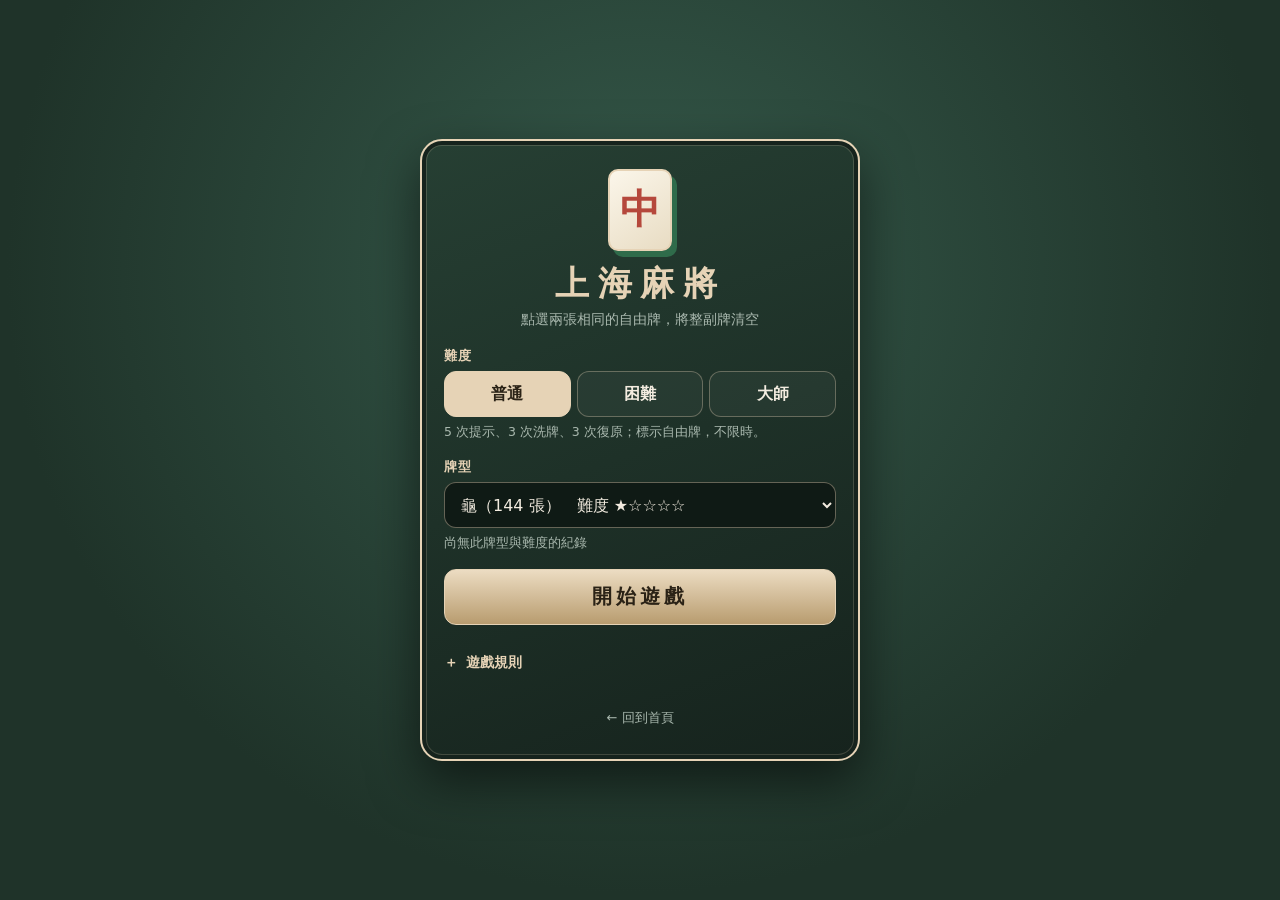
<file: src/main/webapp/games/shanghai-mahjong/index.html>
<!DOCTYPE html>
<html lang="zh-Hant">
<head>
  <meta charset="UTF-8">
  <meta name="viewport" content="width=device-width, initial-scale=1, viewport-fit=cover, user-scalable=no">
  <title>上海麻將</title>
  <meta name="description" content="上海麻將接龍：點選兩張相同的自由牌即可消除">
  <meta name="theme-color" content="#1f3329">
  <meta name="apple-mobile-web-app-capable" content="yes">
  <meta name="mobile-web-app-capable" content="yes">
  <meta name="apple-mobile-web-app-title" content="上海麻將">
  <link rel="manifest" href="manifest.json">
  <link rel="icon" type="image/svg+xml" href="icon.svg">
  <link rel="stylesheet" href="styles.css">
</head>
<body>
  <main id="app">
    <!-- 開始畫面 -->
    <section id="startScreen" class="screen start">
      <div class="start-card">
        <div class="logo-tile" aria-hidden="true">中</div>
        <h1>上海麻將</h1>
        <p class="subtitle">點選兩張相同的自由牌，將整副牌清空</p>

        <div class="field">
          <span class="field-label">難度</span>
          <div class="seg" id="difficultyPicker" role="radiogroup" aria-label="難度">
            <button type="button" role="radio" data-value="normal" aria-checked="true">普通</button>
            <button type="button" role="radio" data-value="hard" aria-checked="false">困難</button>
            <button type="button" role="radio" data-value="master" aria-checked="false">大師</button>
          </div>
          <p class="field-note" id="difficultyNote"></p>
        </div>

        <div class="field">
          <label class="field-label" for="layoutSelect">牌型</label>
          <select id="layoutSelect"></select>
          <p class="field-note" id="bestNote"></p>
        </div>

        <button type="button" id="startBtn" class="btn btn-primary btn-big">開始遊戲</button>

        <details class="rules">
          <summary>遊戲規則</summary>
          <ul>
            <li>只有「自由牌」能被選取：上方沒有其他牌壓住，且左側或右側至少一邊是空的。</li>
            <li>依序點選兩張相同的自由牌即可消除；花牌之間、季節牌之間視為同組，可互相消除。</li>
            <li>再點一次已選的牌可取消選取。</li>
            <li>3 秒內連續消除可獲得連擊加分；通關時依剩餘時間加分。</li>
            <li>困難與大師不會標示自由牌，且有時間限制；選錯牌會扣分，大師模式另加罰 10 秒。</li>
            <li>鍵盤：H 提示、U 復原、S 洗牌、Esc 暫停。</li>
          </ul>
        </details>
        <a class="back-link" href="../../index.html#games">← 回到首頁</a>
      </div>
    </section>

    <!-- 遊戲畫面 -->
    <section id="gameScreen" class="screen game" hidden>
      <header class="hud">
        <button type="button" id="menuBtn" class="btn btn-icon" aria-label="回到選單" title="選單">☰</button>
        <div class="stat"><span class="stat-label">剩餘</span><b id="hudRemaining">0</b></div>
        <div class="stat"><span class="stat-label">時間</span><b id="hudTime">00:00</b></div>
        <div class="stat"><span class="stat-label">分數</span><b id="hudScore">0</b></div>
        <button type="button" id="pauseBtn" class="btn btn-icon" aria-label="暫停" title="暫停 (Esc)">❚❚</button>
      </header>

      <div id="boardWrap" class="board-wrap">
        <canvas id="board" aria-label="麻將牌桌"></canvas>
        <div id="toast" class="toast" role="status" aria-live="polite"></div>
      </div>

      <nav class="toolbar" aria-label="遊戲操作">
        <button type="button" id="hintBtn" class="btn tool">💡 提示 <span class="count" id="hintCount"></span></button>
        <button type="button" id="undoBtn" class="btn tool">↩ 復原 <span class="count" id="undoCount"></span></button>
        <button type="button" id="shuffleBtn" class="btn tool">🔀 洗牌 <span class="count" id="shuffleCount"></span></button>
        <button type="button" id="restartBtn" class="btn tool">⟳ 重玩</button>
      </nav>

      <div id="pauseOverlay" class="overlay" hidden>
        <div class="dialog">
          <h2>已暫停</h2>
          <p>牌桌已隱藏，計時暫停。</p>
          <div class="dialog-actions">
            <button type="button" id="resumeBtn" class="btn btn-primary">繼續遊戲</button>
            <button type="button" id="pauseMenuBtn" class="btn">回到選單</button>
          </div>
        </div>
      </div>

      <div id="dialogOverlay" class="overlay" hidden>
        <div class="dialog" role="dialog" aria-modal="true" aria-labelledby="dialogTitle">
          <h2 id="dialogTitle"></h2>
          <div id="dialogBody" class="dialog-body"></div>
          <div id="dialogActions" class="dialog-actions"></div>
        </div>
      </div>
    </section>
  </main>

  <script src="engine.js"></script>
  <script src="render.js"></script>
  <script src="../fullscreen.js"></script>
  <script src="main.js"></script>
</body>
</html>
</file>
<file: src/main/webapp/games/shanghai-mahjong/styles.css>
/* 上海麻將：莫蘭迪綠 + 金邊 */
:root {
  --felt: #1f3329;
  --felt-2: #2a4637;
  --gold: #E6D3B6;
  --gold-d: #b89c6f;
  --ink: #f3ece0;
  --muted: #a9b8ae;
  --red: #b5483c;
  --panel: #16231d;
  --safe-t: env(safe-area-inset-top, 0px);
  --safe-b: env(safe-area-inset-bottom, 0px);
  --safe-l: env(safe-area-inset-left, 0px);
  --safe-r: env(safe-area-inset-right, 0px);
}

* { box-sizing: border-box; -webkit-tap-highlight-color: transparent; }

html, body {
  height: 100%;
  margin: 0;
  overflow: hidden;
  overscroll-behavior: none;
  background: var(--felt);
  color: var(--ink);
  font-family: "Noto Sans TC", "PingFang TC", "Microsoft JhengHei", system-ui, sans-serif;
}

body {
  background:
    radial-gradient(ellipse at 50% 30%, #35594a 0%, var(--felt) 70%),
    var(--felt);
}

#app { height: 100%; height: 100dvh; width: 100%; position: relative; }
[hidden] { display: none !important; }

.screen { position: absolute; inset: 0; }

/* 按鈕 */
.btn {
  min-height: 44px;
  min-width: 44px;
  padding: 0 16px;
  border: 1px solid var(--gold-d);
  border-radius: 12px;
  background: #ffffff10;
  color: var(--ink);
  font: inherit;
  font-weight: 600;
  cursor: pointer;
  touch-action: manipulation;
  user-select: none;
  -webkit-user-select: none;
}
.btn:hover { background: #ffffff1f; }
.btn:active { transform: scale(0.97); }
.btn:disabled { opacity: 0.4; cursor: not-allowed; }
.btn:focus-visible, select:focus-visible, summary:focus-visible { outline: 2px solid var(--gold); outline-offset: 2px; }
.btn-primary { background: linear-gradient(180deg, #ecdcc2, var(--gold-d)); color: #2a2216; border-color: var(--gold); }
.btn-primary:hover { background: linear-gradient(180deg, #f3e6cf, #c7ab7c); }
.btn-big { width: 100%; min-height: 56px; font-size: 20px; letter-spacing: 0.2em; }
.btn-icon { padding: 0; width: 44px; font-size: 16px; }

/* 開始畫面 */
.start {
  display: grid;
  place-items: center;
  overflow-y: auto;
  padding: calc(16px + var(--safe-t)) calc(16px + var(--safe-r)) calc(16px + var(--safe-b)) calc(16px + var(--safe-l));
}
.start-card {
  width: min(440px, 100%);
  padding: 28px 22px 22px;
  border: 2px solid var(--gold);
  border-radius: 22px;
  background: linear-gradient(160deg, #263f33, var(--panel));
  box-shadow: 0 20px 50px #0008, inset 0 0 0 4px #16231d, inset 0 0 0 5px #e6d3b633;
  text-align: center;
}
.logo-tile {
  display: grid;
  place-items: center;
  width: 64px; height: 82px;
  margin: 0 auto 10px;
  border-radius: 10px;
  border: 2px solid var(--gold);
  background: linear-gradient(145deg, #fbf6ea, #e8dcc3);
  box-shadow: 5px 6px 0 #2f6b4a;
  color: var(--red);
  font: 700 40px/1 "Noto Serif TC", "Songti TC", serif;
}
h1 { margin: 6px 0 4px; font-size: 34px; letter-spacing: 0.25em; color: var(--gold); }
.subtitle { margin: 0 0 18px; color: var(--muted); font-size: 14px; }
.field { margin-bottom: 16px; text-align: left; }
.field-label { display: block; margin-bottom: 6px; color: var(--gold); font-size: 13px; font-weight: 700; letter-spacing: 0.1em; }
.field-note { min-height: 1.4em; margin: 6px 0 0; color: var(--muted); font-size: 12.5px; line-height: 1.5; }
.seg { display: grid; grid-template-columns: repeat(3, 1fr); gap: 6px; }
.seg button {
  min-height: 46px;
  border: 1px solid #e6d3b655;
  border-radius: 12px;
  background: #ffffff0a;
  color: var(--ink);
  font: inherit; font-weight: 700;
  cursor: pointer;
}
.seg button[aria-checked="true"] { background: var(--gold); color: #2a2216; border-color: var(--gold); }
select {
  width: 100%;
  min-height: 46px;
  padding: 0 12px;
  border: 1px solid #e6d3b666;
  border-radius: 12px;
  background: #0f1a15;
  color: var(--ink);
  font: inherit;
}
.rules { margin: 16px 0 6px; text-align: left; color: var(--muted); font-size: 13.5px; }
.rules summary { min-height: 44px; display: flex; align-items: center; cursor: pointer; color: var(--gold); font-weight: 700; }
.rules summary::before { content: "＋"; margin-right: 8px; }
.rules[open] summary::before { content: "－"; }
.rules ul { margin: 0; padding-left: 20px; line-height: 1.8; }
.back-link { display: inline-block; margin-top: 8px; padding: 10px; color: var(--muted); font-size: 13px; text-decoration: none; }
.back-link:hover { color: var(--gold); }

/* 遊戲畫面 */
.game { display: flex; flex-direction: column; padding: var(--safe-t) var(--safe-r) 0 var(--safe-l); }
.hud {
  display: flex; align-items: center; justify-content: space-between; gap: 8px;
  padding: 8px 10px;
  border-bottom: 1px solid #e6d3b633;
  background: #10190fcc;
  background: #121d17dd;
}
.stat { display: flex; flex-direction: column; align-items: center; min-width: 56px; line-height: 1.2; }
.stat-label { color: var(--muted); font-size: 11px; letter-spacing: 0.1em; }
.stat b { color: var(--gold); font-size: 18px; font-variant-numeric: tabular-nums; }
.stat b.warn { color: #ff8a78; animation: blink 1s infinite; }
@keyframes blink { 50% { opacity: 0.45; } }

.board-wrap {
  position: relative;
  flex: 1 1 0;
  min-height: 0;
  margin: 8px;
  border: 3px solid var(--gold);
  border-radius: 16px;
  background: radial-gradient(ellipse at 50% 40%, #2f5a45, #1b3025 85%);
  box-shadow: inset 0 0 40px #0007, 0 6px 20px #0006;
  overflow: hidden;
  touch-action: none;
  user-select: none;
  -webkit-user-select: none;
  -webkit-touch-callout: none;
}
.board-wrap canvas {
  display: block;
  width: 100%;
  height: 100%;
  touch-action: none;
  user-select: none;
  -webkit-user-select: none;
  -webkit-touch-callout: none;
}
.board-wrap.hidden-board canvas { visibility: hidden; }

.toast {
  position: absolute; left: 50%; top: 12px; transform: translate(-50%, -20px);
  max-width: 90%;
  padding: 8px 16px;
  border-radius: 999px;
  background: #101a15ee; border: 1px solid var(--gold);
  color: var(--gold); font-size: 14px; font-weight: 700;
  opacity: 0; pointer-events: none;
  transition: opacity 180ms, transform 180ms;
}
.toast.show { opacity: 1; transform: translate(-50%, 0); }

.toolbar {
  display: grid; grid-template-columns: repeat(4, 1fr); gap: 6px;
  padding: 6px 8px calc(8px + var(--safe-b));
  background: #121d17dd;
  border-top: 1px solid #e6d3b633;
}
.tool { padding: 0 4px; font-size: 14px; white-space: nowrap; }
.count { color: var(--gold); font-variant-numeric: tabular-nums; }

/* 覆蓋層 */
.overlay {
  position: absolute; inset: 0; z-index: 10;
  display: grid; place-items: center;
  padding: 16px;
  background: #0c140fe6;
  backdrop-filter: blur(6px);
}
.dialog {
  width: min(360px, 100%);
  padding: 24px 20px 20px;
  border: 2px solid var(--gold);
  border-radius: 20px;
  background: linear-gradient(160deg, #263f33, var(--panel));
  text-align: center;
  box-shadow: 0 20px 50px #000a;
}
.dialog h2 { margin: 0 0 10px; color: var(--gold); letter-spacing: 0.15em; }
.dialog p { margin: 0 0 14px; color: var(--muted); }
.dialog-body { margin-bottom: 16px; line-height: 1.8; }
.dialog-body .big { font-size: 34px; font-weight: 800; color: var(--gold); font-variant-numeric: tabular-nums; }
.dialog-body .stars { font-size: 28px; letter-spacing: 6px; color: var(--gold); }
.dialog-actions { display: flex; flex-direction: column; gap: 8px; }

@media (min-width: 700px) {
  .toolbar { grid-template-columns: repeat(4, minmax(120px, 160px)); justify-content: center; }
  .board-wrap { margin: 12px 24px; }
}
@media (max-height: 480px) and (orientation: landscape) {
  .hud { padding: 4px 10px; }
  .board-wrap { margin: 4px 8px; }
}
@media (prefers-reduced-motion: reduce) {
  .stat b.warn { animation: none; }
  .toast { transition: none; }
}
</file>
